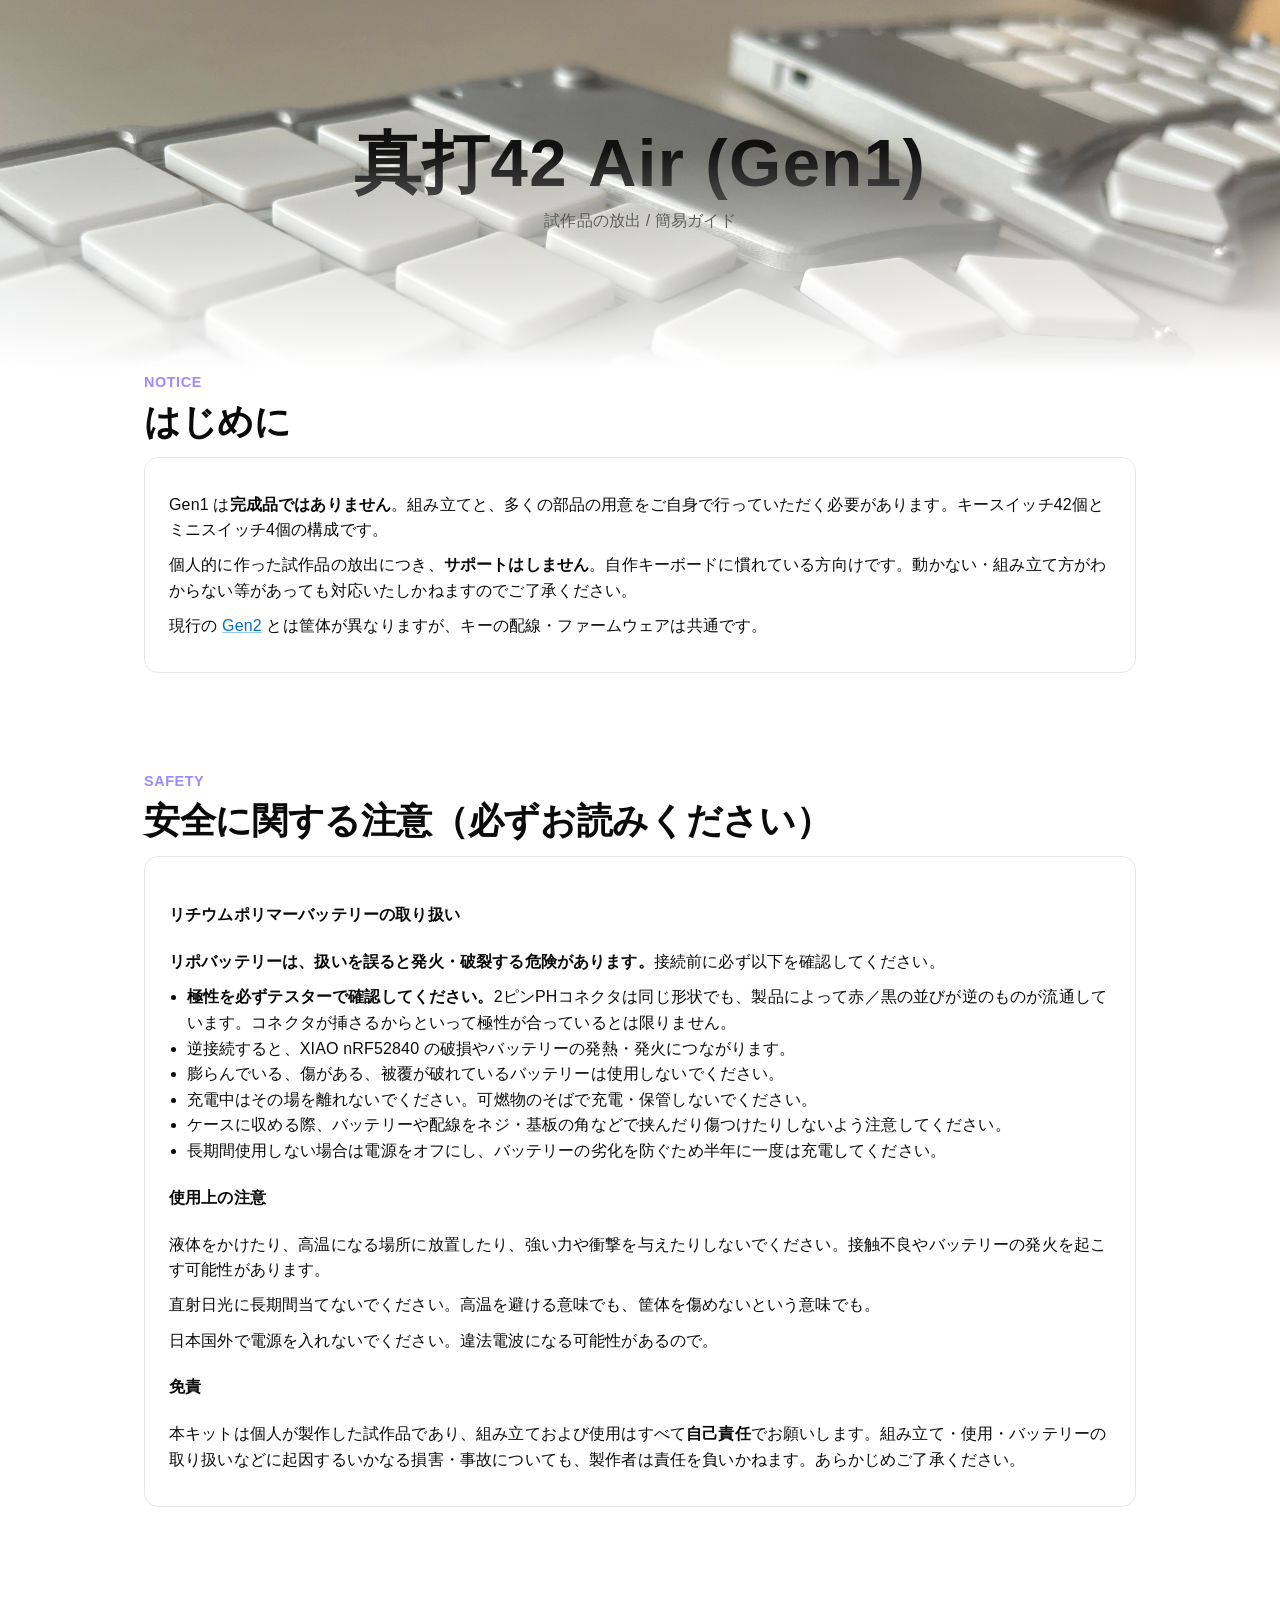
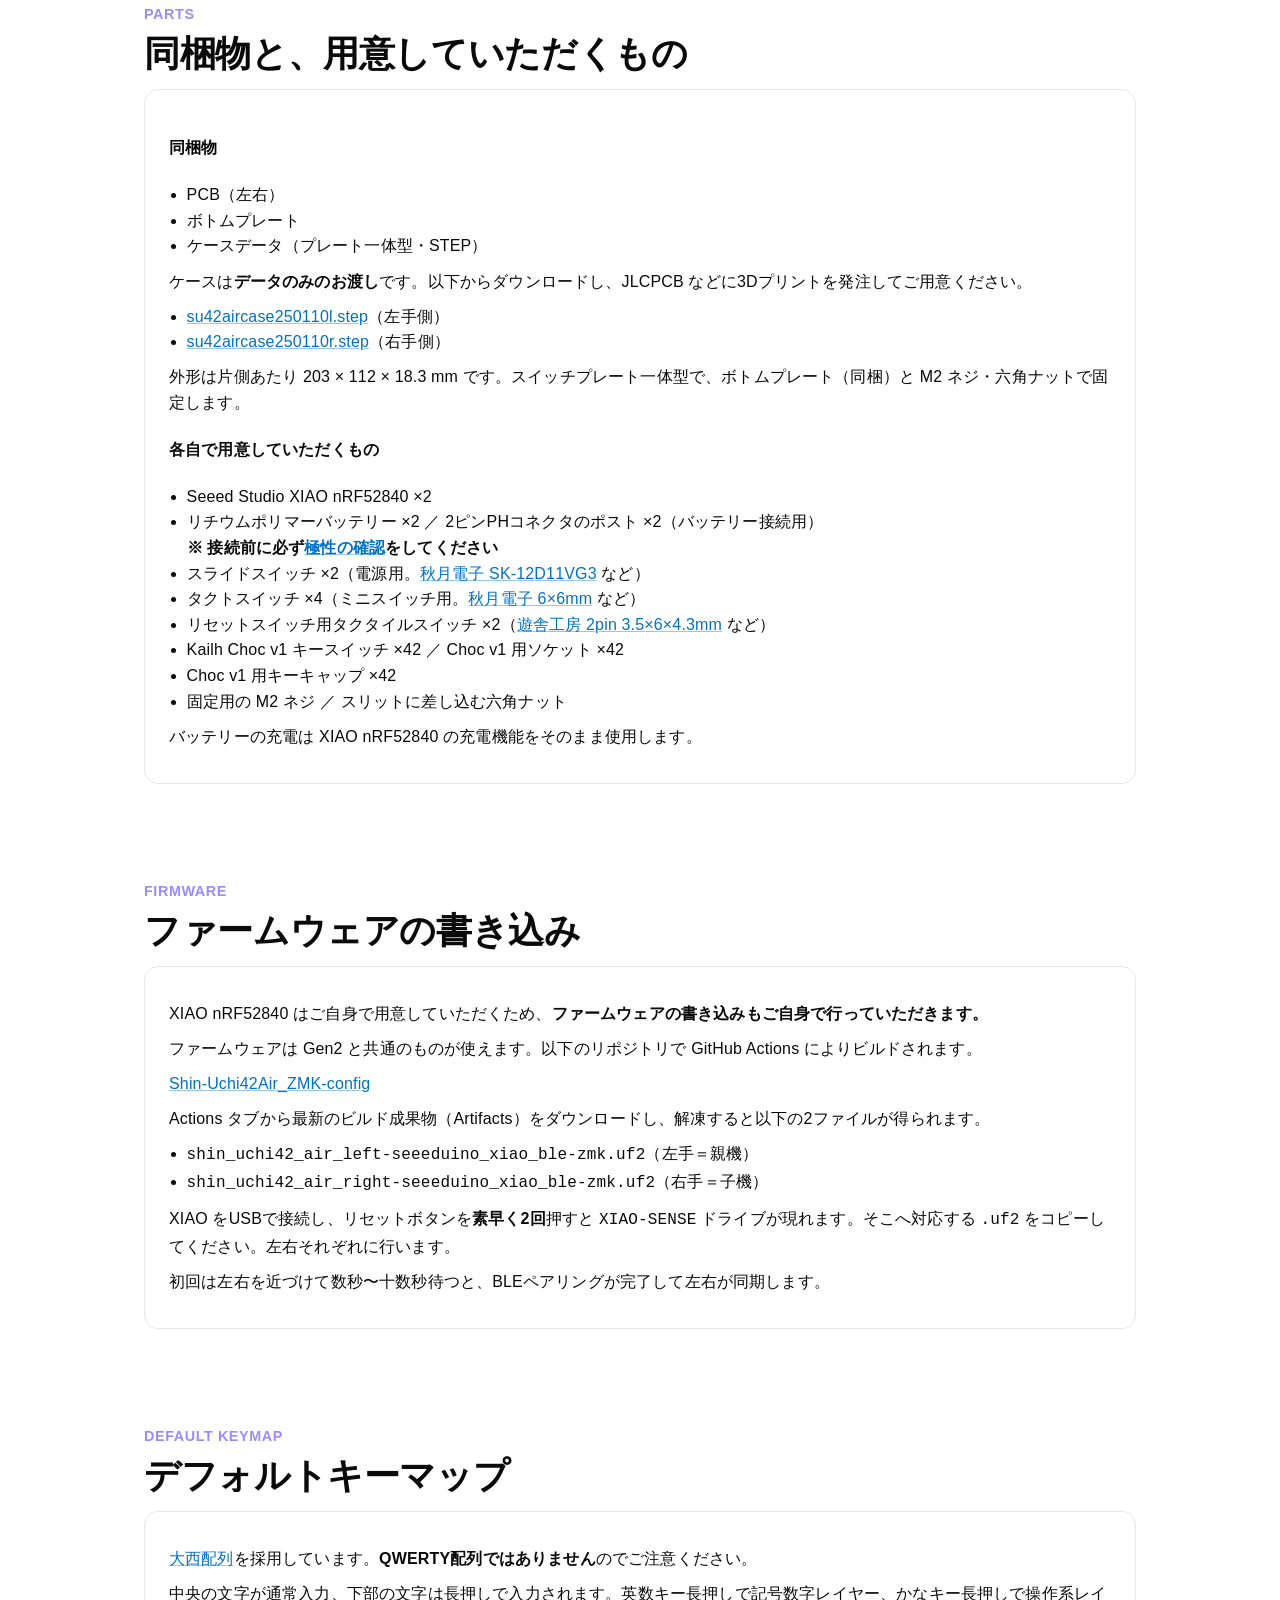
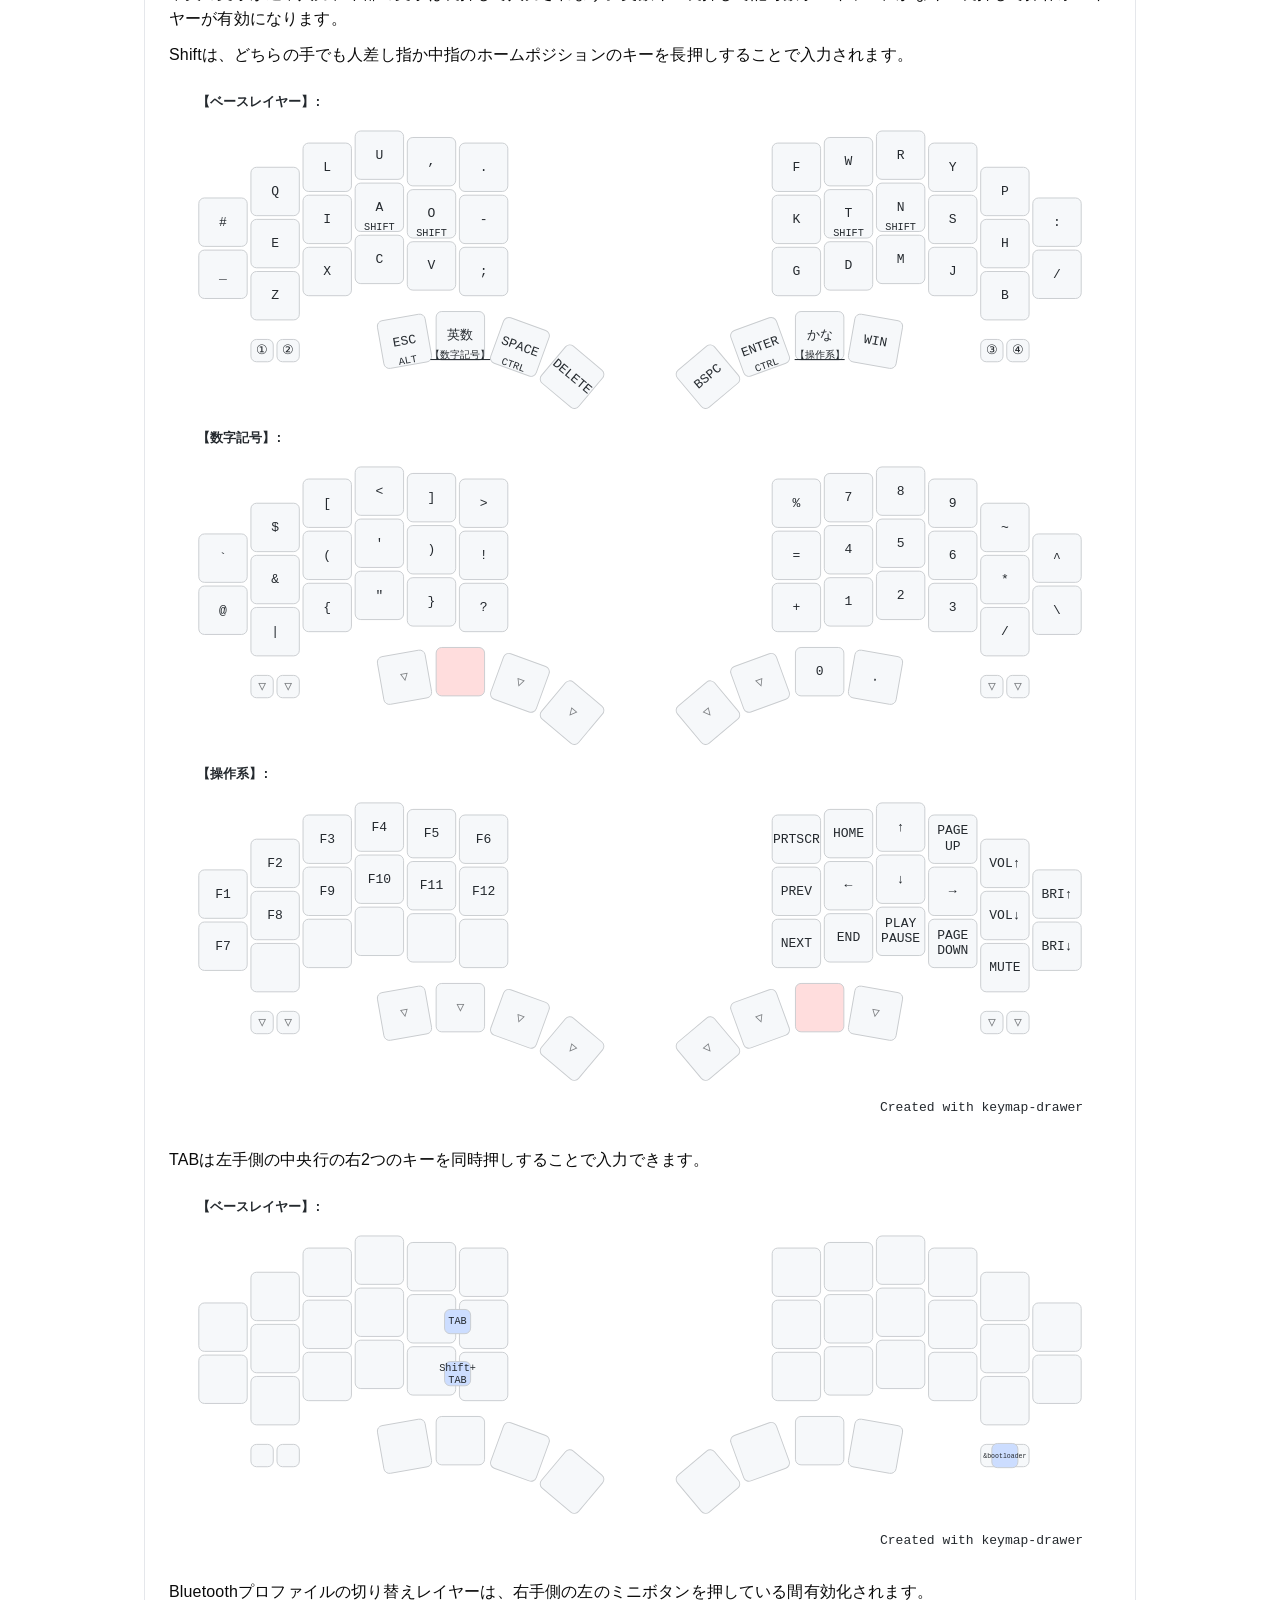
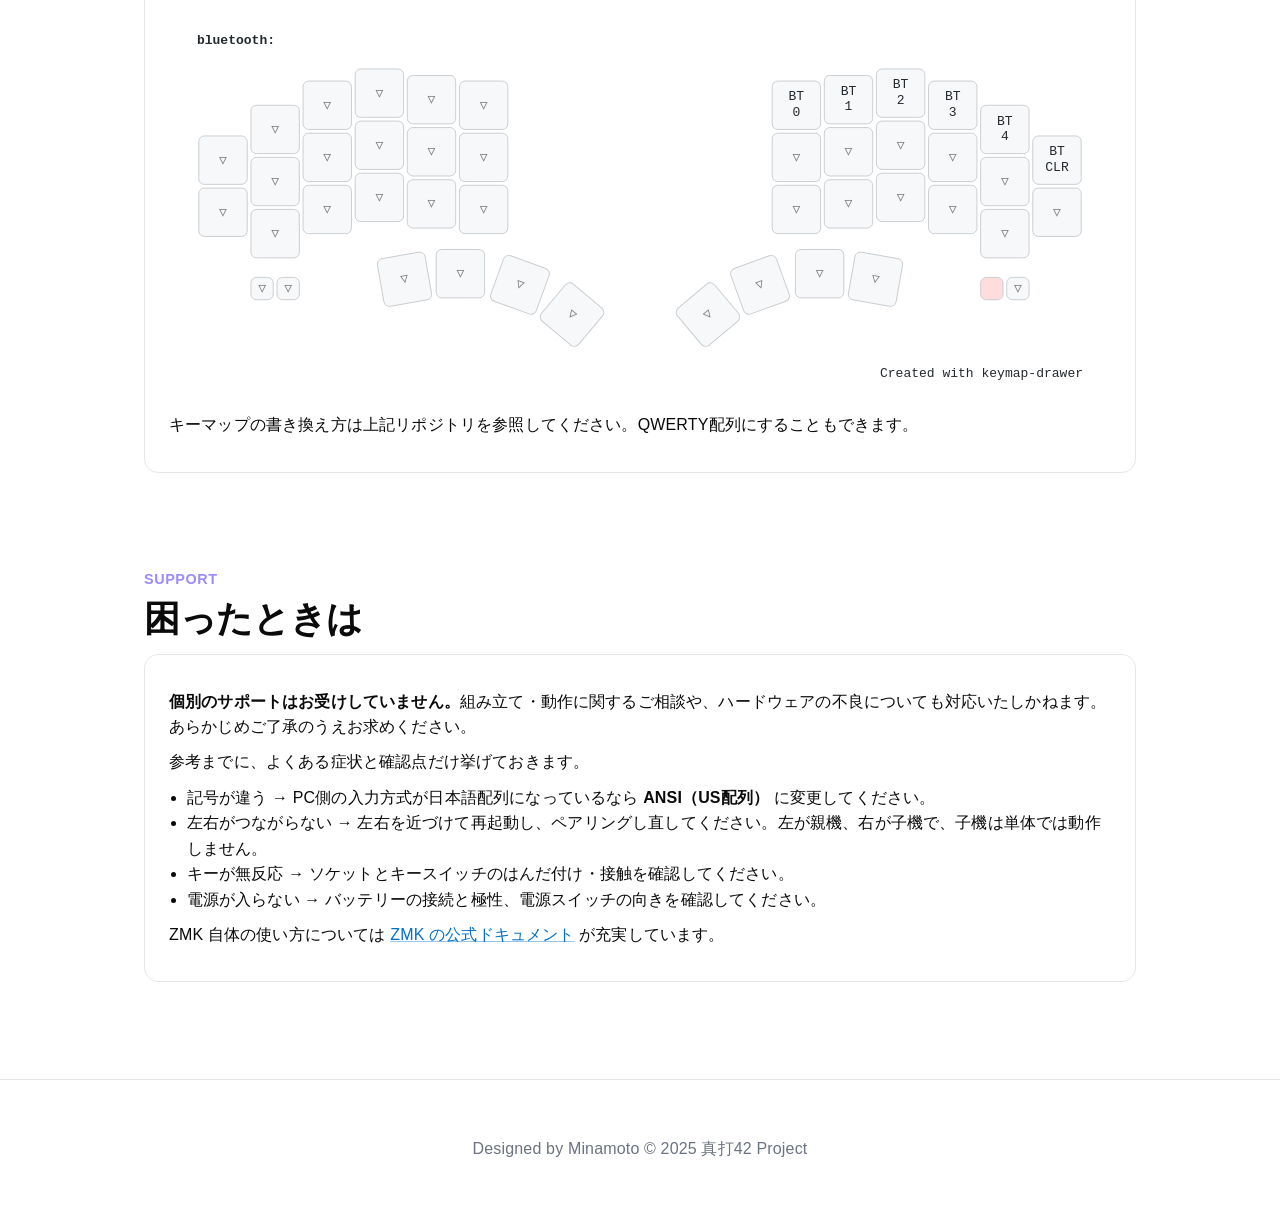
<file: Guide/Shin-Uchi42_Air/Gen1/index.html>
<!doctype html>
<html lang="ja">

<head>
    <meta charset="utf-8" />
    <meta name="viewport" content="width=device-width, initial-scale=1" />
    <link rel="icon" type="image/png" sizes="16x16" href="../../../images/icons/icon_16.png">
    <link rel="icon" type="image/png" sizes="32x32" href="../../../images/icons/icon_32.png">
    <link rel="apple-touch-icon" sizes="180x180" href="../../../images/icons/icon_180.png">

    <title>真打42 Air (Gen1) ユーザーガイド</title>
    <link rel="stylesheet" href="../../../style.css" />
</head>

<body>
    <header class="hero">
        <div class="container reveal">
            <h1 class="t-hero">真打42 Air (Gen1)</h1>
            <p>試作品の放出 / 簡易ガイド</p>
        </div>
    </header>

    <section class="container reveal">
        <div class="eyebrow">Notice</div>
        <h2>はじめに</h2>
        <div class="panel">
            <p>Gen1 は<b>完成品ではありません</b>。組み立てと、多くの部品の用意をご自身で行っていただく必要があります。キースイッチ42個とミニスイッチ4個の構成です。</p>
            <p>個人的に作った試作品の放出につき、<b>サポートはしません</b>。自作キーボードに慣れている方向けです。動かない・組み立て方がわからない等があっても対応いたしかねますのでご了承ください。</p>
            <p>現行の <a href="../Gen2/">Gen2</a> とは筐体が異なりますが、キーの配線・ファームウェアは共通です。</p>
        </div>
    </section>

    <section class="container reveal">
        <div class="eyebrow" id="safety">Safety</div>
        <h2>安全に関する注意（必ずお読みください）</h2>
        <div class="panel">
            <h4>リチウムポリマーバッテリーの取り扱い</h4>
            <p><b>リポバッテリーは、扱いを誤ると発火・破裂する危険があります。</b>接続前に必ず以下を確認してください。</p>
            <ul>
                <li><b>極性を必ずテスターで確認してください。</b>2ピンPHコネクタは同じ形状でも、製品によって赤／黒の並びが逆のものが流通しています。コネクタが挿さるからといって極性が合っているとは限りません。</li>
                <li>逆接続すると、XIAO nRF52840 の破損やバッテリーの発熱・発火につながります。</li>
                <li>膨らんでいる、傷がある、被覆が破れているバッテリーは使用しないでください。</li>
                <li>充電中はその場を離れないでください。可燃物のそばで充電・保管しないでください。</li>
                <li>ケースに収める際、バッテリーや配線をネジ・基板の角などで挟んだり傷つけたりしないよう注意してください。</li>
                <li>長期間使用しない場合は電源をオフにし、バッテリーの劣化を防ぐため半年に一度は充電してください。</li>
            </ul>

            <h4>使用上の注意</h4>
            <p>液体をかけたり、高温になる場所に放置したり、強い力や衝撃を与えたりしないでください。接触不良やバッテリーの発火を起こす可能性があります。</p>
            <p>直射日光に長期間当てないでください。高温を避ける意味でも、筐体を傷めないという意味でも。</p>
            <p>日本国外で電源を入れないでください。違法電波になる可能性があるので。</p>

            <h4>免責</h4>
            <p>本キットは個人が製作した試作品であり、組み立ておよび使用はすべて<b>自己責任</b>でお願いします。組み立て・使用・バッテリーの取り扱いなどに起因するいかなる損害・事故についても、製作者は責任を負いかねます。あらかじめご了承ください。</p>
        </div>
    </section>

    <section class="container reveal">
        <div class="eyebrow">Parts</div>
        <h2>同梱物と、用意していただくもの</h2>
        <div class="panel">
            <h4>同梱物</h4>
            <ul>
                <li>PCB（左右）</li>
                <li>ボトムプレート</li>
                <li>ケースデータ（プレート一体型・STEP）</li>
            </ul>
            <p>ケースは<b>データのみのお渡し</b>です。以下からダウンロードし、JLCPCB などに3Dプリントを発注してご用意ください。</p>
            <ul>
                <li><a href="case/su42aircase250110l.step">su42aircase250110l.step</a>（左手側）</li>
                <li><a href="case/su42aircase250110r.step">su42aircase250110r.step</a>（右手側）</li>
            </ul>
            <p>外形は片側あたり 203 &times; 112 &times; 18.3 mm です。スイッチプレート一体型で、ボトムプレート（同梱）と M2 ネジ・六角ナットで固定します。</p>

            <h4>各自で用意していただくもの</h4>
            <ul>
                <li>Seeed Studio XIAO nRF52840 &times;2</li>
                <li>リチウムポリマーバッテリー &times;2 ／ 2ピンPHコネクタのポスト &times;2（バッテリー接続用）<br><b>※ 接続前に必ず<a href="#safety">極性の確認</a>をしてください</b></li>
                <li>スライドスイッチ &times;2（電源用。<a href="https://akizukidenshi.com/catalog/g/g115703/">秋月電子 SK-12D11VG3</a> など）</li>
                <li>タクトスイッチ &times;4（ミニスイッチ用。<a href="https://akizukidenshi.com/catalog/g/g103647/">秋月電子 6&times;6mm</a> など）</li>
                <li>リセットスイッチ用タクタイルスイッチ &times;2（<a href="https://shop.yushakobo.jp/collections/all/products/a0800ts-01-1">遊舎工房 2pin 3.5&times;6&times;4.3mm</a> など）</li>
                <li>Kailh Choc v1 キースイッチ &times;42 ／ Choc v1 用ソケット &times;42</li>
                <li>Choc v1 用キーキャップ &times;42</li>
                <li>固定用の M2 ネジ ／ スリットに差し込む六角ナット</li>
            </ul>
            <p>バッテリーの充電は XIAO nRF52840 の充電機能をそのまま使用します。</p>
        </div>
    </section>

    <section class="container reveal">
        <div class="eyebrow">Firmware</div>
        <h2>ファームウェアの書き込み</h2>
        <div class="panel">
            <p>XIAO nRF52840 はご自身で用意していただくため、<b>ファームウェアの書き込みもご自身で行っていただきます。</b></p>
            <p>ファームウェアは Gen2 と共通のものが使えます。以下のリポジトリで GitHub Actions によりビルドされます。</p>
            <p><a href="https://github.com/mina-root/Shin-Uchi42Air_ZMK-config">Shin-Uchi42Air_ZMK-config</a></p>
            <p>Actions タブから最新のビルド成果物（Artifacts）をダウンロードし、解凍すると以下の2ファイルが得られます。</p>
            <ul>
                <li><code>shin_uchi42_air_left-seeeduino_xiao_ble-zmk.uf2</code>（左手＝親機）</li>
                <li><code>shin_uchi42_air_right-seeeduino_xiao_ble-zmk.uf2</code>（右手＝子機）</li>
            </ul>
            <p>XIAO をUSBで接続し、リセットボタンを<b>素早く2回</b>押すと <code>XIAO-SENSE</code> ドライブが現れます。そこへ対応する <code>.uf2</code> をコピーしてください。左右それぞれに行います。</p>
            <p>初回は左右を近づけて数秒〜十数秒待つと、BLEペアリングが完了して左右が同期します。</p>
        </div>
    </section>

    <section class="container reveal" id="keymap">
        <div class="eyebrow">Default Keymap</div>
        <h2>デフォルトキーマップ</h2>
        <div class="panel">
            <p><a href="https://o24.works/layout/">大西配列</a>を採用しています。<b>QWERTY配列ではありません</b>のでご注意ください。</p>
            <p>中央の文字が通常入力、下部の文字は長押しで入力されます。英数キー長押しで記号数字レイヤー、かなキー長押しで操作系レイヤーが有効になります。</p>
            <p>Shiftは、どちらの手でも人差し指か中指のホームポジションのキーを長押しすることで入力されます。</p>
            <img src="../../../images/keymap.svg" alt="デフォルトキーマップ" />
            <p>TABは左手側の中央行の右2つのキーを同時押しすることで入力できます。</p>
            <img src="../../../images/keymap_combo.svg" alt="コンボ入力" />
            <p>Bluetoothプロファイルの切り替えレイヤーは、右手側の左のミニボタンを押している間有効化されます。</p>
            <img src="../../../images/keymap_bt.svg" alt="Bluetoothプロファイル切り替えレイヤー" />
            <p>キーマップの書き換え方は上記リポジトリを参照してください。QWERTY配列にすることもできます。</p>
        </div>
    </section>

    <section class="container reveal">
        <div class="eyebrow">Support</div>
        <h2>困ったときは</h2>
        <div class="panel">
            <p><b>個別のサポートはお受けしていません。</b>組み立て・動作に関するご相談や、ハードウェアの不良についても対応いたしかねます。あらかじめご了承のうえお求めください。</p>
            <p>参考までに、よくある症状と確認点だけ挙げておきます。</p>
            <ul>
                <li>記号が違う → PC側の入力方式が日本語配列になっているなら <b>ANSI（US配列）</b> に変更してください。</li>
                <li>左右がつながらない → 左右を近づけて再起動し、ペアリングし直してください。左が親機、右が子機で、子機は単体では動作しません。</li>
                <li>キーが無反応 → ソケットとキースイッチのはんだ付け・接触を確認してください。</li>
                <li>電源が入らない → バッテリーの接続と極性、電源スイッチの向きを確認してください。</li>
            </ul>
            <p>ZMK 自体の使い方については <a href="https://zmk.dev/docs">ZMK の公式ドキュメント</a> が充実しています。</p>
        </div>
    </section>

    <footer class="footer">
        <div class="container">Designed by Minamoto © 2025 真打42 Project</div>
    </footer>
    <script>
        const io = new IntersectionObserver((es) => {
            es.forEach(e => { if (e.isIntersecting) e.target.classList.add('in'); });
        }, { threshold: 0.08 });
        document.querySelectorAll('.reveal').forEach(n => io.observe(n));
    </script>
</body>

</html>
</file>
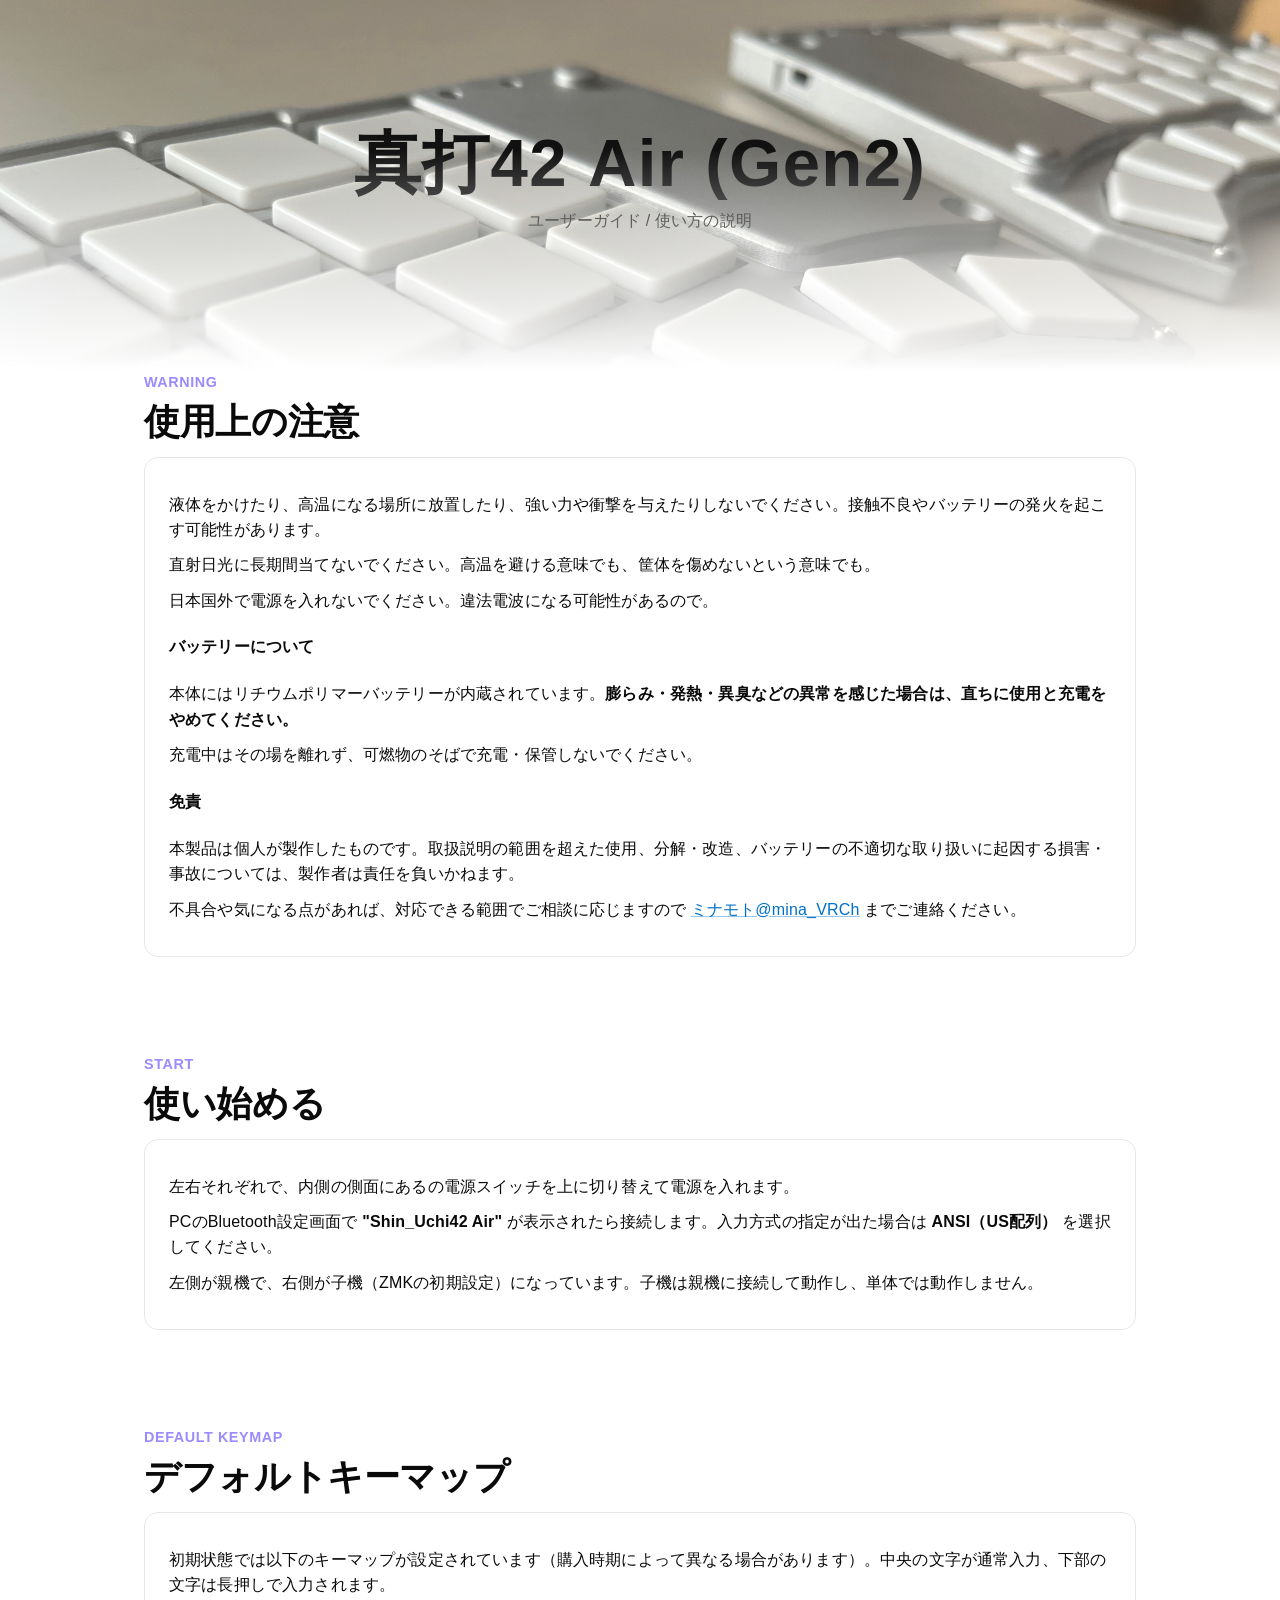
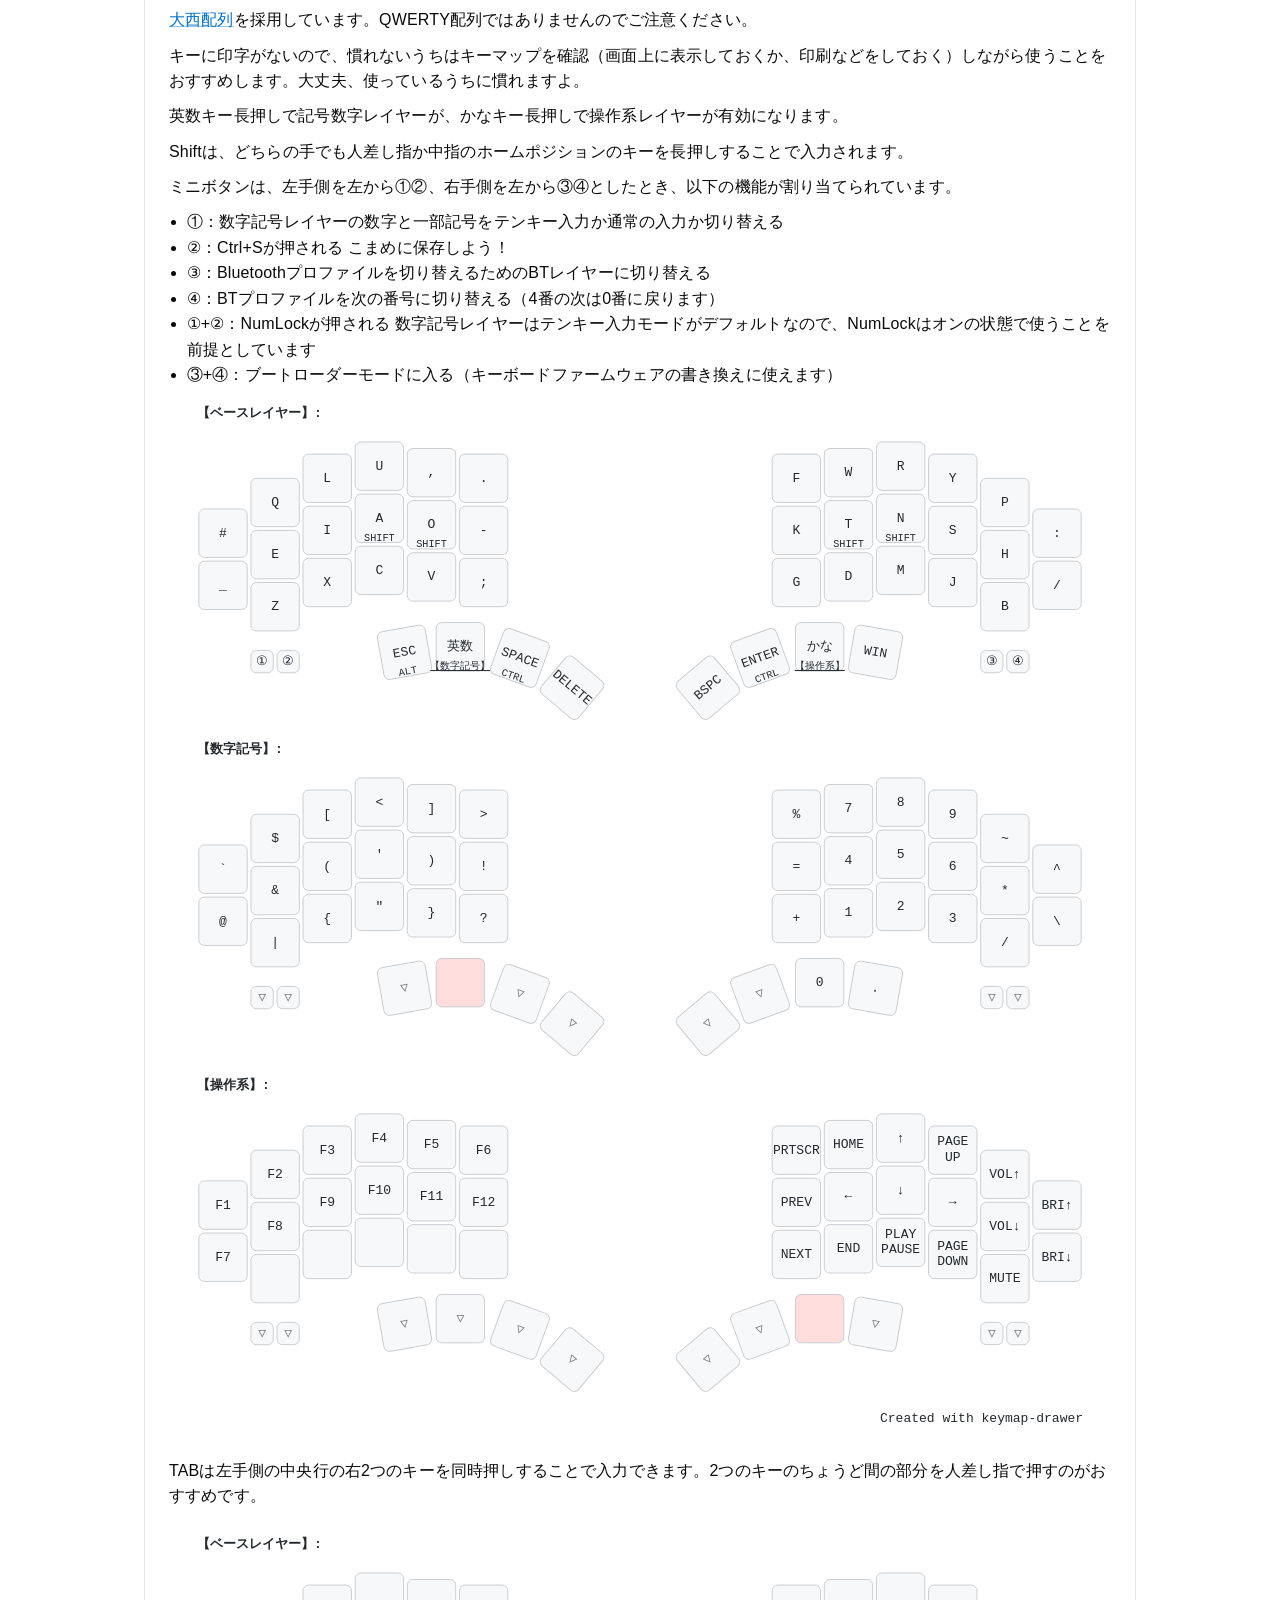
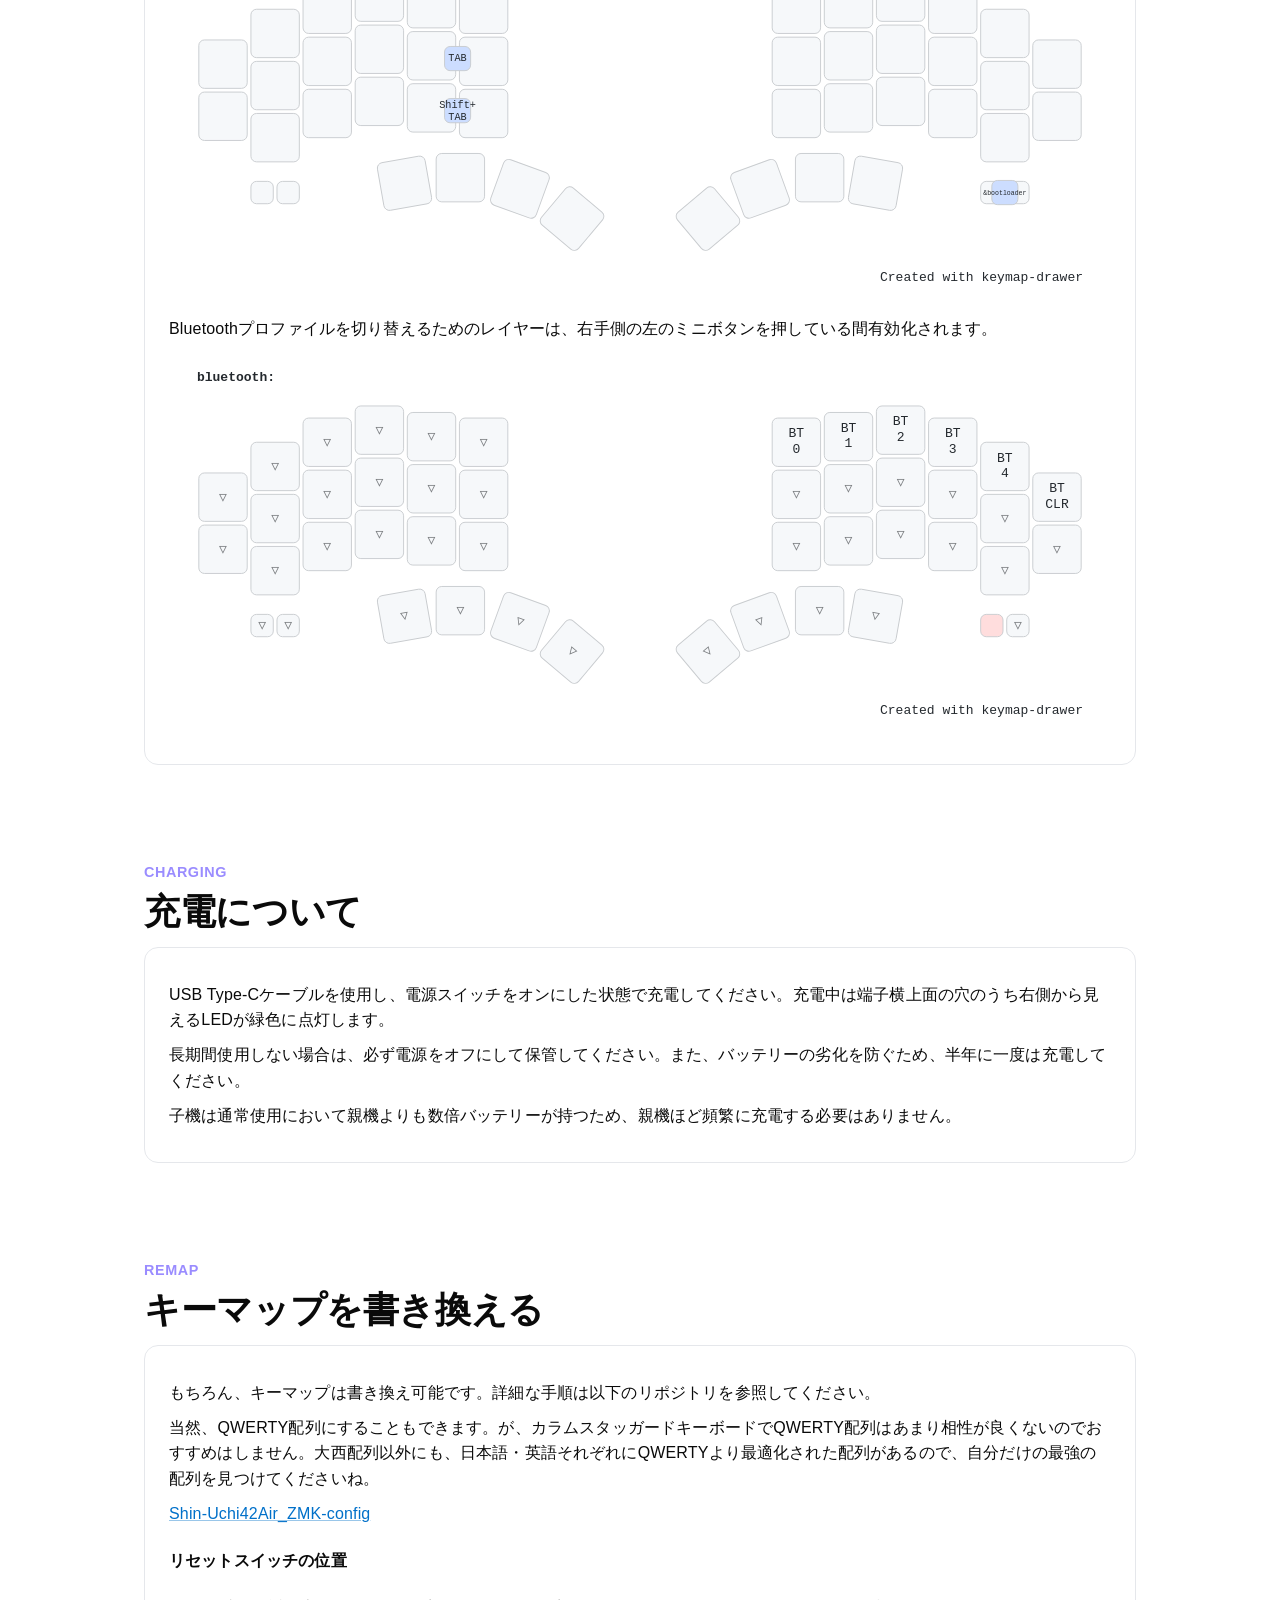
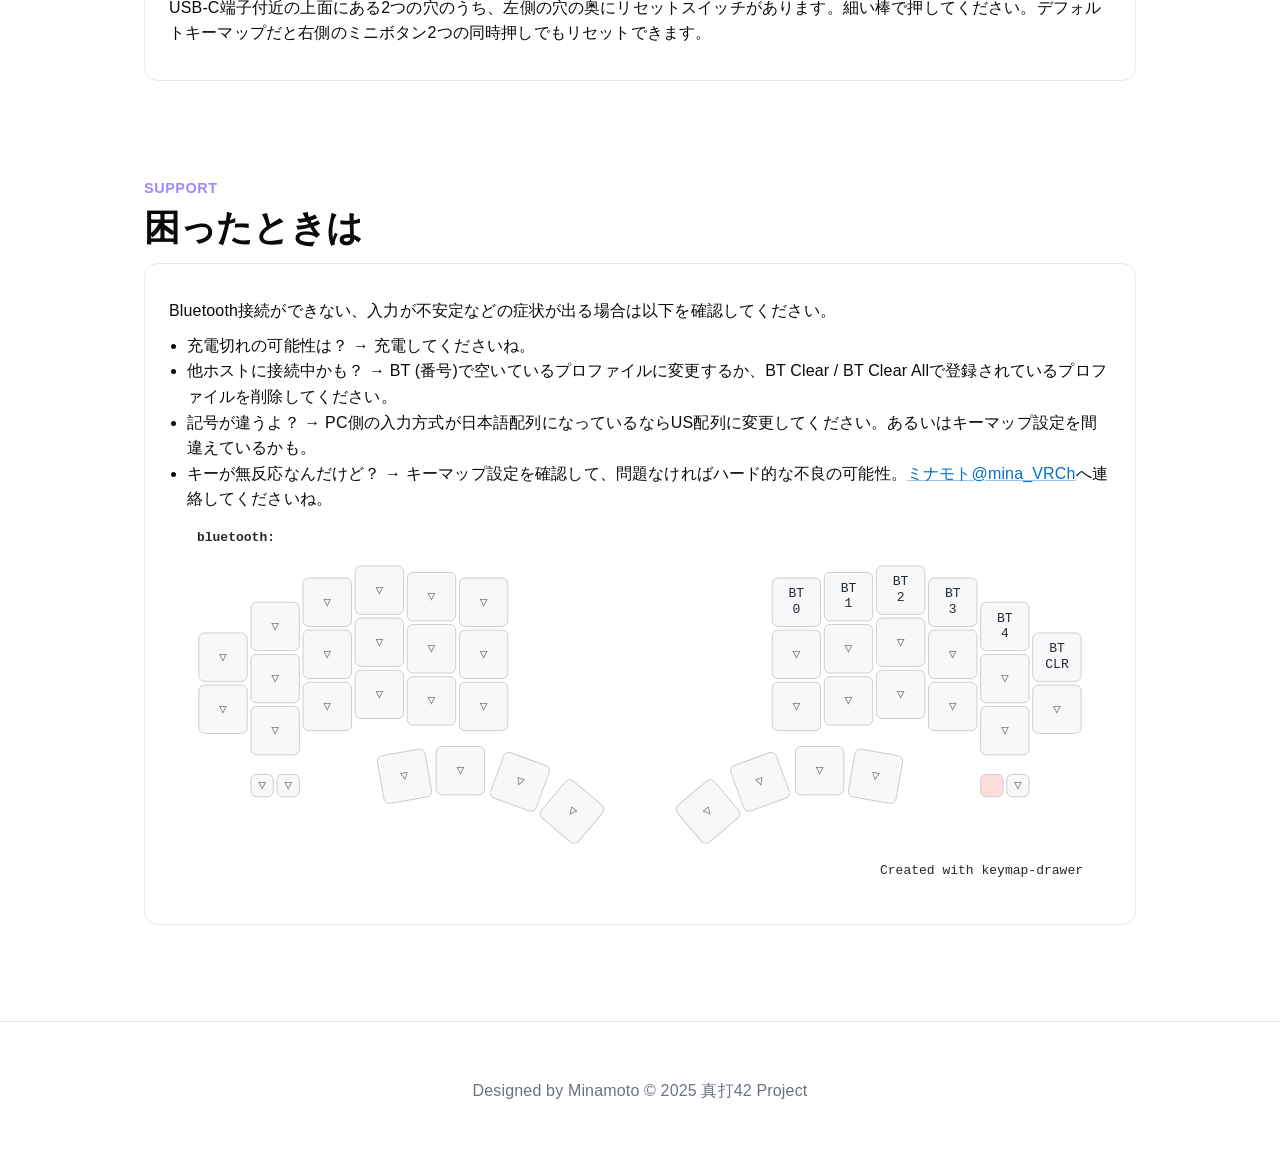
<file: Guide/Shin-Uchi42_Air/Gen2/index.html>
<!doctype html>
<html lang="ja">

<head>
    <meta charset="utf-8" />
    <meta name="viewport" content="width=device-width, initial-scale=1" />
    <link rel="icon" type="image/png" sizes="16x16" href="../../../images/icons/icon_16.png">
    <link rel="icon" type="image/png" sizes="32x32" href="../../../images/icons/icon_32.png">
    <link rel="apple-touch-icon" sizes="180x180" href="../../../images/icons/icon_180.png">

    <title>真打42 Air (Gen2) ユーザーガイド</title>
    <link rel="stylesheet" href="../../../style.css" />
</head>

<body>
    <header class="hero">
        <div class="container reveal">
            <h1 class="t-hero">真打42 Air (Gen2)</h1>
            <p>ユーザーガイド / 使い方の説明</p>
        </div>
    </header>
    <section class="container reveal">
        <div class="eyebrow">Warning</div>
        <h2>使用上の注意</h2>
        <div class="panel">
            <p>液体をかけたり、高温になる場所に放置したり、強い力や衝撃を与えたりしないでください。接触不良やバッテリーの発火を起こす可能性があります。</p>
            <p>直射日光に長期間当てないでください。高温を避ける意味でも、筐体を傷めないという意味でも。</p>
            <p>日本国外で電源を入れないでください。違法電波になる可能性があるので。</p>

            <h4>バッテリーについて</h4>
            <p>本体にはリチウムポリマーバッテリーが内蔵されています。<b>膨らみ・発熱・異臭などの異常を感じた場合は、直ちに使用と充電をやめてください。</b></p>
            <p>充電中はその場を離れず、可燃物のそばで充電・保管しないでください。</p>

            <h4>免責</h4>
            <p>本製品は個人が製作したものです。取扱説明の範囲を超えた使用、分解・改造、バッテリーの不適切な取り扱いに起因する損害・事故については、製作者は責任を負いかねます。</p>
            <p>不具合や気になる点があれば、対応できる範囲でご相談に応じますので <a href="https://x.com/mina_VRCh">ミナモト@mina_VRCh</a> までご連絡ください。</p>
        </div>
    </section>
    <section class="container reveal">
        <div class="eyebrow">Start</div>
        <h2>使い始める</h2>
        <div class="panel">
            <p>左右それぞれで、内側の側面にあるの電源スイッチを上に切り替えて電源を入れます。</p>
            <p>PCのBluetooth設定画面で <b>"Shin_Uchi42 Air"</b> が表示されたら接続します。入力方式の指定が出た場合は <b>ANSI（US配列）</b> を選択してください。</p>
            <p>左側が親機で、右側が子機（ZMKの初期設定）になっています。子機は親機に接続して動作し、単体では動作しません。</p>
        </div>
    </section>
    <section class="container reveal" id="keymap">
        <div class="eyebrow">Default Keymap</div>
        <h2>デフォルトキーマップ</h2>
        <div class="panel">
            <p>初期状態では以下のキーマップが設定されています（購入時期によって異なる場合があります）。中央の文字が通常入力、下部の文字は長押しで入力されます。</p>
            <p><a href ="https://o24.works/layout/">大西配列</a>を採用しています。QWERTY配列ではありませんのでご注意ください。</p>
            <p>キーに印字がないので、慣れないうちはキーマップを確認（画面上に表示しておくか、印刷などをしておく）しながら使うことをおすすめします。大丈夫、使っているうちに慣れますよ。</p>
            <p>英数キー長押しで記号数字レイヤーが、かなキー長押しで操作系レイヤーが有効になります。</p>
            <p>Shiftは、どちらの手でも人差し指か中指のホームポジションのキーを長押しすることで入力されます。</p>
            <p>ミニボタンは、左手側を左から①②、右手側を左から③④としたとき、以下の機能が割り当てられています。</p>
            <ul>
                <li>①：数字記号レイヤーの数字と一部記号をテンキー入力か通常の入力か切り替える</li>
                <li>②：Ctrl+Sが押される こまめに保存しよう！</li>
                <li>③：Bluetoothプロファイルを切り替えるためのBTレイヤーに切り替える</li>
                <li>④：BTプロファイルを次の番号に切り替える（4番の次は0番に戻ります）</li>
                <li>①+②：NumLockが押される 数字記号レイヤーはテンキー入力モードがデフォルトなので、NumLockはオンの状態で使うことを前提としています</li>
                <li>③+④：ブートローダーモードに入る（キーボードファームウェアの書き換えに使えます）</li>
            </ul>
            <img src="../../../images/keymap.svg" alt="デフォルトキーマップ" />
            <p>TABは左手側の中央行の右2つのキーを同時押しすることで入力できます。2つのキーのちょうど間の部分を人差し指で押すのがおすすめです。</p>
            <img src="../../../images/keymap_combo.svg" alt="コンボ入力" />
            <p>Bluetoothプロファイルを切り替えるためのレイヤーは、右手側の左のミニボタンを押している間有効化されます。</p>
            <img src="../../../images/keymap_bt.svg" alt="Bluetoothプロファイル切り替えレイヤー" />
        </div>
    </section>
    <section class="container reveal">
        <div class="eyebrow">Charging</div>
        <h2>充電について</h2>
        <div class="panel"> 
            <p>USB Type-Cケーブルを使用し、電源スイッチをオンにした状態で充電してください。充電中は端子横上面の穴のうち右側から見えるLEDが緑色に点灯します。</p>
            <p>長期間使用しない場合は、必ず電源をオフにして保管してください。また、バッテリーの劣化を防ぐため、半年に一度は充電してください。</p>
            <p>子機は通常使用において親機よりも数倍バッテリーが持つため、親機ほど頻繁に充電する必要はありません。</p>
        </div>
    </section>
    <section class="container reveal">
        <div class="eyebrow">Remap</div>
        <h2>キーマップを書き換える</h2>
        <div class="panel">
            <p>もちろん、キーマップは書き換え可能です。詳細な手順は以下のリポジトリを参照してください。</p>  
            <p>当然、QWERTY配列にすることもできます。が、カラムスタッガードキーボードでQWERTY配列はあまり相性が良くないのでおすすめはしません。大西配列以外にも、日本語・英語それぞれにQWERTYより最適化された配列があるので、自分だけの最強の配列を見つけてくださいね。</p>
            <p><a href="https://github.com/mina-root/Shin-Uchi42Air_ZMK-config">Shin-Uchi42Air_ZMK-config</a></p>
            <h4>リセットスイッチの位置</h4>
            <p>USB-C端子付近の上面にある2つの穴のうち、左側の穴の奥にリセットスイッチがあります。細い棒で押してください。デフォルトキーマップだと右側のミニボタン2つの同時押しでもリセットできます。</p>
        </div>
    </section>
    <section class="container reveal">
        <div class="eyebrow">Support</div>
        <h2>困ったときは</h2>
        <div class="panel">
            <p>Bluetooth接続ができない、入力が不安定などの症状が出る場合は以下を確認してください。</p>
            <ul>
                <li>充電切れの可能性は？ → 充電してくださいね。</li>
                <li>他ホストに接続中かも？ → BT (番号)で空いているプロファイルに変更するか、BT Clear / BT Clear Allで登録されているプロファイルを削除してください。</li>
                <li>記号が違うよ？ → PC側の入力方式が日本語配列になっているならUS配列に変更してください。あるいはキーマップ設定を間違えているかも。</li>
                <li>キーが無反応なんだけど？ → キーマップ設定を確認して、問題なければハード的な不良の可能性。<a href="https://x.com/mina_VRCh">ミナモト@mina_VRCh</a>へ連絡してくださいね。</li>
            </ul>
            <img src="../../../images/keymap_bt.svg" alt="Bluetooth接続のキーマップ" />
        </div>
    </section>
    <footer class="footer">
        <div class="container">Designed by Minamoto © 2025 真打42 Project</div>
    </footer>
    <script>
        const io = new IntersectionObserver((es) => {
            es.forEach(e => { if (e.isIntersecting) e.target.classList.add('in'); });
        }, { threshold: 0.08 });
        document.querySelectorAll('.reveal').forEach(n => io.observe(n));
    </script>
</body>

</html>
</file>
<file: style.css>
:root {
    --bg: #ffffff;
    --ink: #0a0a0a;
    --sub: #6b7280;
    --accent: #9a8cff;
    --line: #e5e7eb;
    --panel: #f5f5f7;
    --max: 1120px;
    --radius: 20px;
    --shadow: 0 8px 40px rgba(0, 0, 0, .06);
    --ls-tight: -0.01em;
}

@media (prefers-color-scheme: dark) {
    :root {
        --bg: #0b0b0d;
        --ink: #fafafa;
        --sub: #a3a3a3;
        --line: #222328;
        --panel: #111216;
        --shadow: 0 12px 50px rgba(0, 0, 0, .5)
    }
}

* {
    box-sizing: border-box
}

html,
body {
    margin: 0;
    padding: 0;
    background: var(--bg);
    color: var(--ink);

    font: 16px/1.6 -apple-system, BlinkMacSystemFont, "SF Pro Text"," SF Pro Display",Helvetica,Arial," Noto Sans JP"," Hiragino Kaku Gothic ProN"," Yu Gothic UI"," Yu Gothic",Meiryo,sans-serif;letter-spacing:.01em}
    img {
            max-width: 100%;
            height: auto;
            display: block
        }

    section {
            margin-bottom: 6rem;

    }

    a {
        color: #0070c9;
        text-decoration: underline;
        text-decoration-color: rgba(0, 112, 201, 0.4);
        transition: text-decoration-color 0.2s ease;
    }

    a:hover {
        text-decoration-color: rgba(0, 112, 201, 0.9);
    }
    ul {
        margin: 0;
        padding-left: 1.1em
    }

    .container {
        max-width: var(--max);
        margin-inline: auto;
        padding-inline: clamp(32px, 6vw, 64px); 
    }
    .hero {
        position: relative;
        padding: 8rem 1.5rem 8rem;
        text-align: center;
        color: #111;

        /* 背景画像 */
        background-image: url("images/SU42Air2.JPEG");
        background-size: cover;
        background-position: center top;
        background-repeat: no-repeat;
    }

    /* 下側を透明グラデーションでフェードアウト */
    .hero::after {
        content: "";
        position: absolute;
        bottom: 0;
        left: 0;
        width: 100%;
        height: 60%;

        /* 白に溶けるフェード（背景が白前提） */
        background: linear-gradient(rgba(255, 255, 255, 0) 0%,
                rgba(255, 255, 255, 1) 100%);

        pointer-events: none;
    }
    /* 画像ラッパー */
    .hero-image-wrap {
    position: absolute;
    top: 0;
    left: 0;
    width: 100%;
    height: 100%;
    overflow: hidden;
    z-index: 0;
    }

    /* 実際の画像 */
    .hero-img {
    width: 100%;
    height: auto;
    object-fit: cover;

    /* 下に向かって白くフェードするマスク */
    mask-image: linear-gradient(to bottom, black 60%, transparent 100%);
    -webkit-mask-image: linear-gradient(to bottom, black 60%, transparent 100%);
    }

    /* ダークモード対応 */
    @media (prefers-color-scheme: dark) {
        .hero::after {
            background: linear-gradient(to bottom,
                    rgba(17, 17, 17, 0) 55%,
                    rgba(17, 17, 17, 1) 100%);
        }

        .hero h1 {
            color: #eee;
        }
    }

    /* タイトルは前面に */
    .hero h1 {
    position: relative;
    z-index: 2;
    color: #111;
    font-size: 4.2rem;
    font-weight: 600;
    letter-spacing: .02em;
    }


    .hero-inner {
        display: flex;
        flex-direction: column;
        gap: 20px
    }

    .t-hero {
        font-weight: 700;
        font-size: clamp(40px, 7vw, 72px);
        line-height: 1.05;
        letter-spacing: var(--ls-tight);
        margin: 0
    }

    .soft {
        font-weight: 600;
        opacity: .7
    }

    .t-sub {
        font-size: clamp(16px, 2.4vw, 20px);
        color: var(--sub);
        margin: 0
    }

    .cta-row {
        display: flex;
        gap: 12px;
        flex-wrap: wrap;
        margin-top: 6px
    }

    .btn {
        display: inline-flex;
        align-items: center;
        gap: .6em;
        padding: .85em 1.2em;
        border: 1px solid var(--line);
        border-radius: 999px;
        background: #fff;
        box-shadow: var(--shadow)
    }

    @media (prefers-color-scheme: dark) {
        .btn {
            background: #151518
        }
    }

    .btn.primary {
        background: var(--ink);
        color: var(--bg);
        border-color: transparent
    }

    .hero-visual {
        margin-top: 18px;
        border-radius: var(--radius);
        overflow: hidden
    }

    .glass {
        background: rgba(255, 255, 255, .7);
        backdrop-filter: blur(10px);
        border: 1px solid var(--line);
        box-shadow: var(--shadow)
    }

    @media (prefers-color-scheme: dark) {
        .glass {
            background: rgba(20, 20, 24, .5)
        }
    }

    .grid-3 {
        display: grid;
        grid-template-columns: 1fr;
        gap: 18px;
        margin: 32px 0 8px
    }

    @media (min-width:900px) {
        .grid-3 {
            grid-template-columns: repeat(3, 1fr)
        }
    }

    .grid-2 {
        display: grid;
        grid-template-columns: 1fr;
        gap: 24px
    }

    @media (min-width:900px) {
        .grid-2 {
            grid-template-columns: 1.1fr 1fr
        }
    }

    .card,
    .panel {
        border: 1px solid var(--line);
        border-radius: 14px;
        padding: clamp(16px, 2.2vw, 24px);
        background: var(--bg)
    }

    .eyebrow {
        color: var(--accent);
        font-weight: 600;
        font-size: .9rem;
        letter-spacing: .04em;
        text-transform: uppercase
    }

    h2 {
        font-weight: 700;
        letter-spacing: var(--ls-tight);
        font-size: clamp(24px, 4vw, 36px);
        line-height: 1.15;
        margin: .2em 0 .4em
    }

    p {
        margin: .6em 0
    }

    .spec {
        color: var(--ink)
    }

    .spec li {
        margin: .3em 0
    }

    .teaser {
        border-radius: 12px;
        overflow: hidden;
        background: var(--panel);
        border: 1px solid var(--line)
    }

    .cta-inline {
        margin-top: 8px
    }

    .link {
        border-bottom: 1px solid currentColor
    }

    .cta-bottom {
        padding: 56px 0;
        text-align: center
    }

    .t-cta {
        font-size: clamp(28px, 5vw, 40px);
        margin: .2em 0 .6em
    }

    .footer {
        color: var(--sub);
        text-align: center;
        padding: 56px 0;
        border-top: 1px solid var(--line);
        margin-top: 56px
    }

    /* Reveal animation */
    .reveal {
        opacity: 0;
        transform: translateY(12px);
        transition: opacity .6s ease, transform .6s ease
    }

    .reveal.in {
        opacity: 1;
        transform: none
    }

    /* Small polish */
    html {
        scroll-behavior: smooth
    }

    @media print {

        .btn,
        .cta-row {
            display: none
        }

        ;

        .hero {
            padding: 20px 0
        }
    }
    .reveal {
        opacity: 0;
        transform: translateY(12px);
        transition: opacity .6s ease, transform .6s ease;
        will-change: opacity, transform;
    }

    .reveal.in {
        opacity: 1;
        transform: none;
    }

    .reveal[data-delay="1"] {
        transition-delay: .06s;
    }

    .reveal[data-delay="2"] {
        transition-delay: .12s;
    }

    .reveal[data-delay="3"] {
        transition-delay: .18s;
    }

    @media (prefers-reduced-motion: reduce) {
        .reveal {
            opacity: 1;
            transform: none;
            transition: none;
        }
    }
</file>
